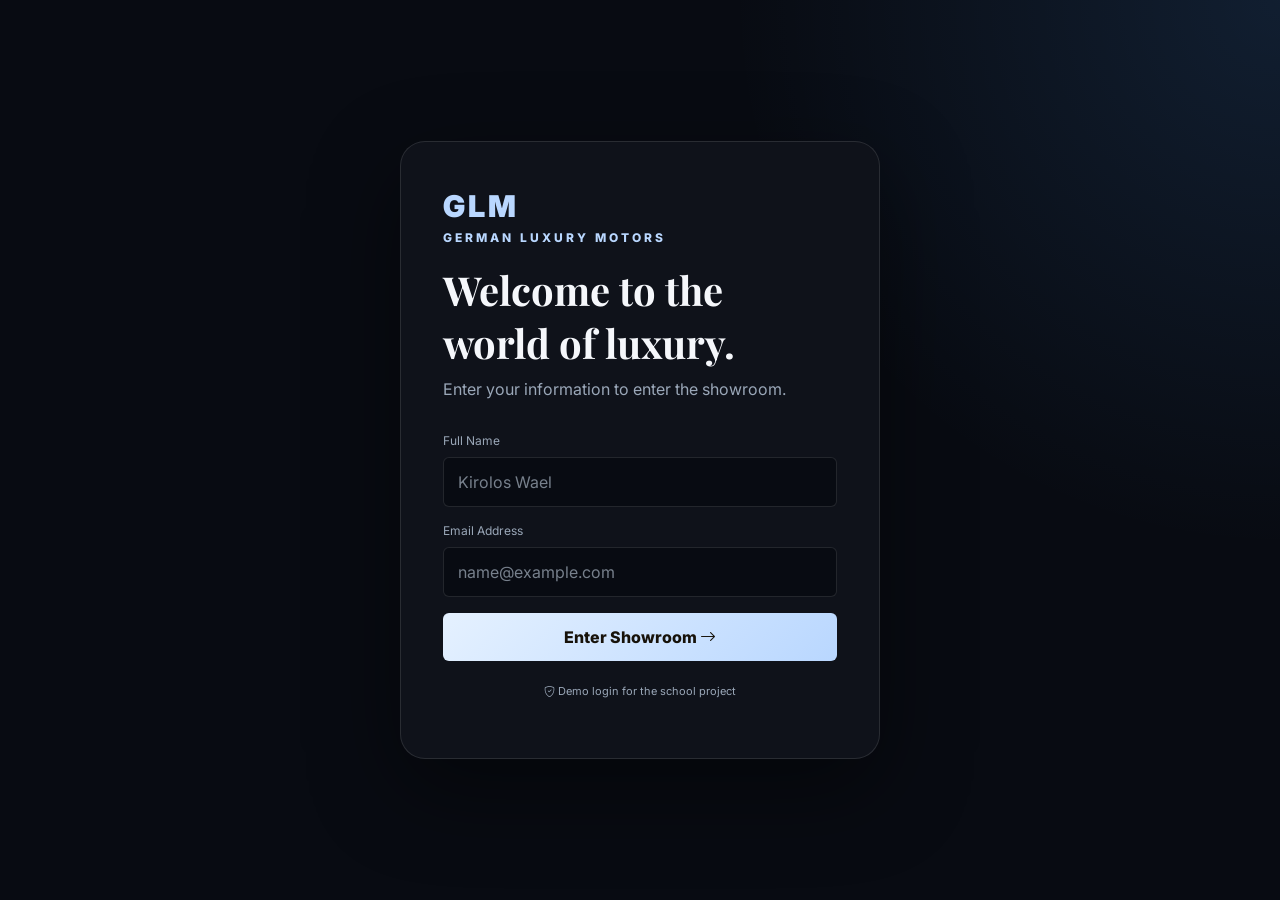
<file: index.html>
<!DOCTYPE html>
<html lang="en">

<head>
  <meta charset="UTF-8">
  <meta name="viewport" content="width=device-width, initial-scale=1.0">
  <title>GLM | Login</title>
  <link href="https://cdn.jsdelivr.net/npm/bootstrap@5.3.3/dist/css/bootstrap.min.css" rel="stylesheet">
  <link rel="stylesheet" href="https://cdn.jsdelivr.net/npm/bootstrap-icons@1.11.3/font/bootstrap-icons.min.css">
  <link rel="stylesheet" href="style.css">
</head>

<body class="login-page">
  <div class="login-card">
    <div class="fake-logo">GLM</div>
    <p class="eyebrow">GERMAN LUXURY MOTORS</p>
    <h1>Welcome to the world of luxury.</h1>
    <p class="muted">Enter your information to enter the showroom.</p>

    <form onsubmit="loginUser(event)">
      <label for="name">Full Name</label>
      <input id="name" class="form-control luxury-input" type="text" placeholder="Kirolos Wael" required>

      <label for="email">Email Address</label>
      <input id="email" class="form-control luxury-input" type="email" placeholder="name@example.com" required>

      <button class="btn luxury-btn w-100 mt-3" type="submit">
        Enter Showroom <i class="bi bi-arrow-right"></i>
      </button>
    </form>

    <p class="small-note"><i class="bi bi-shield-check"></i> Demo login for the school project</p>
  </div>
  <script src="script.js"></script>
</body>

</html>
</file>
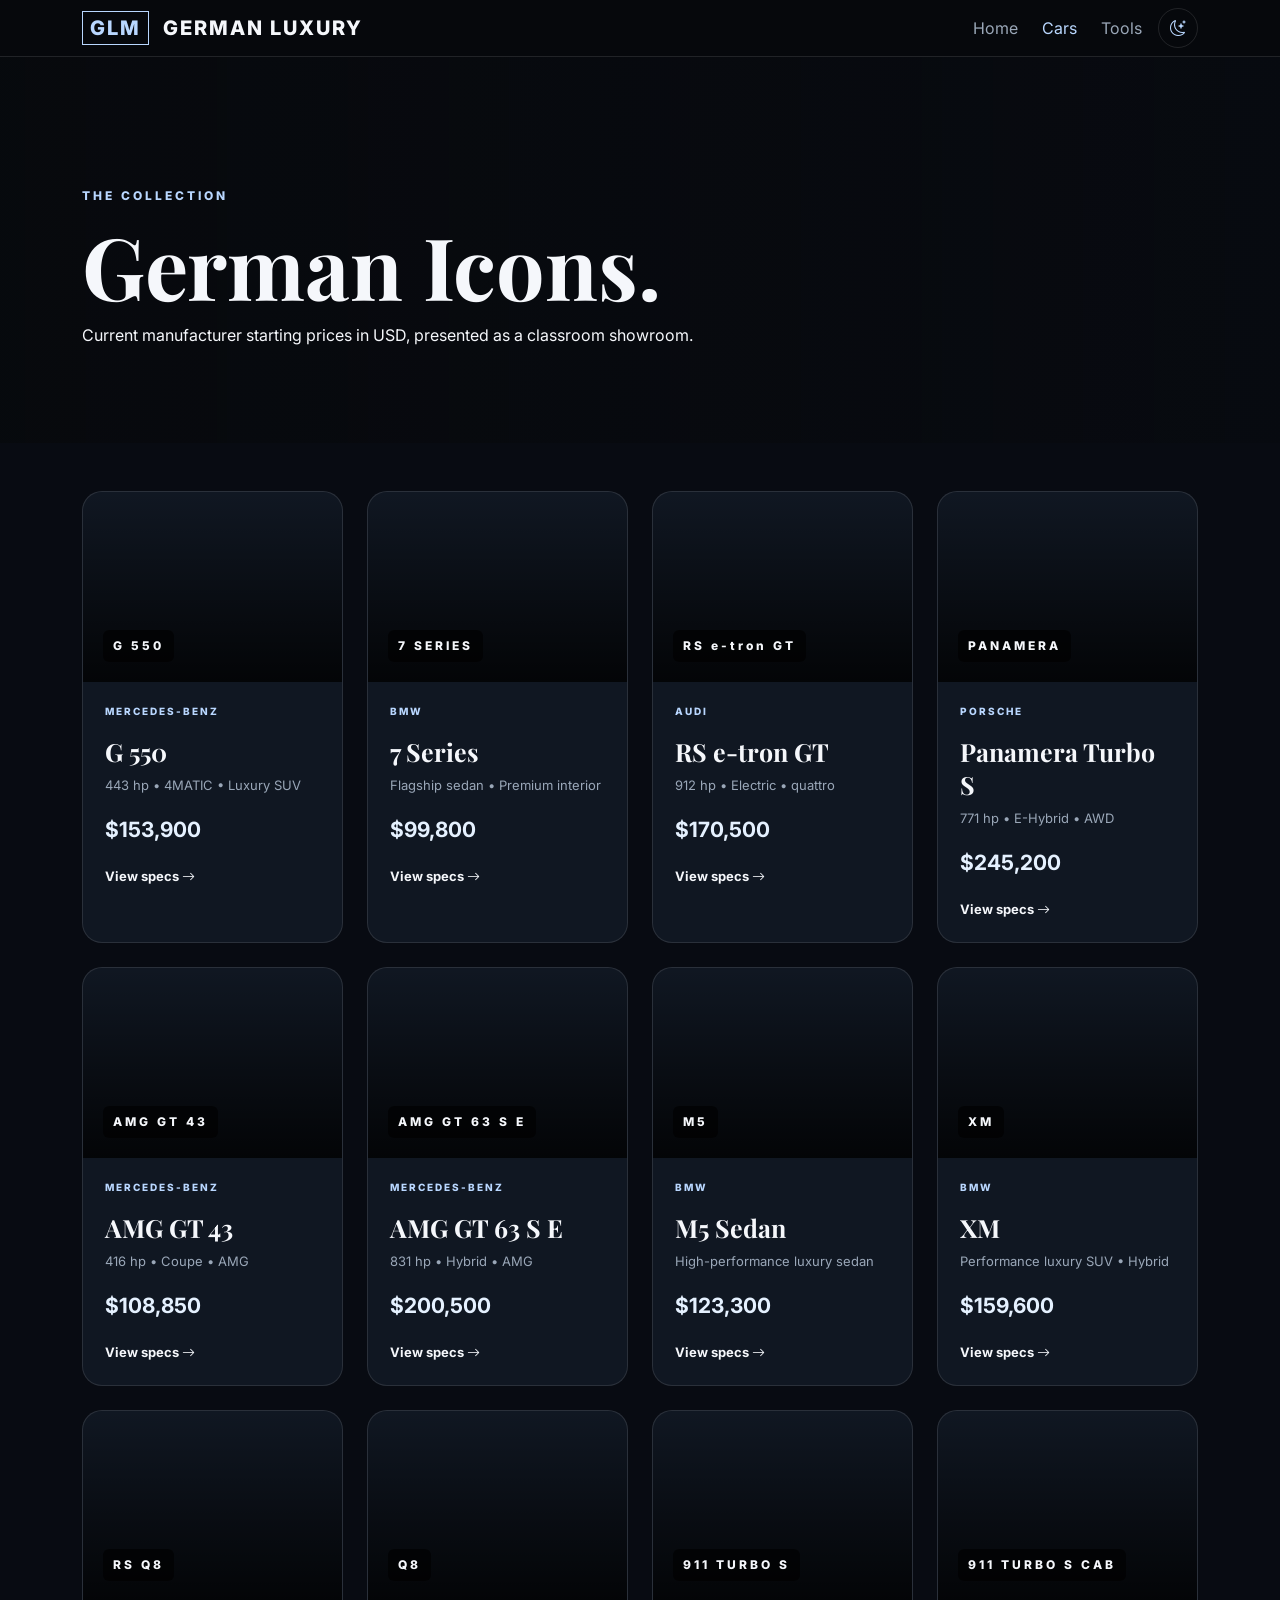
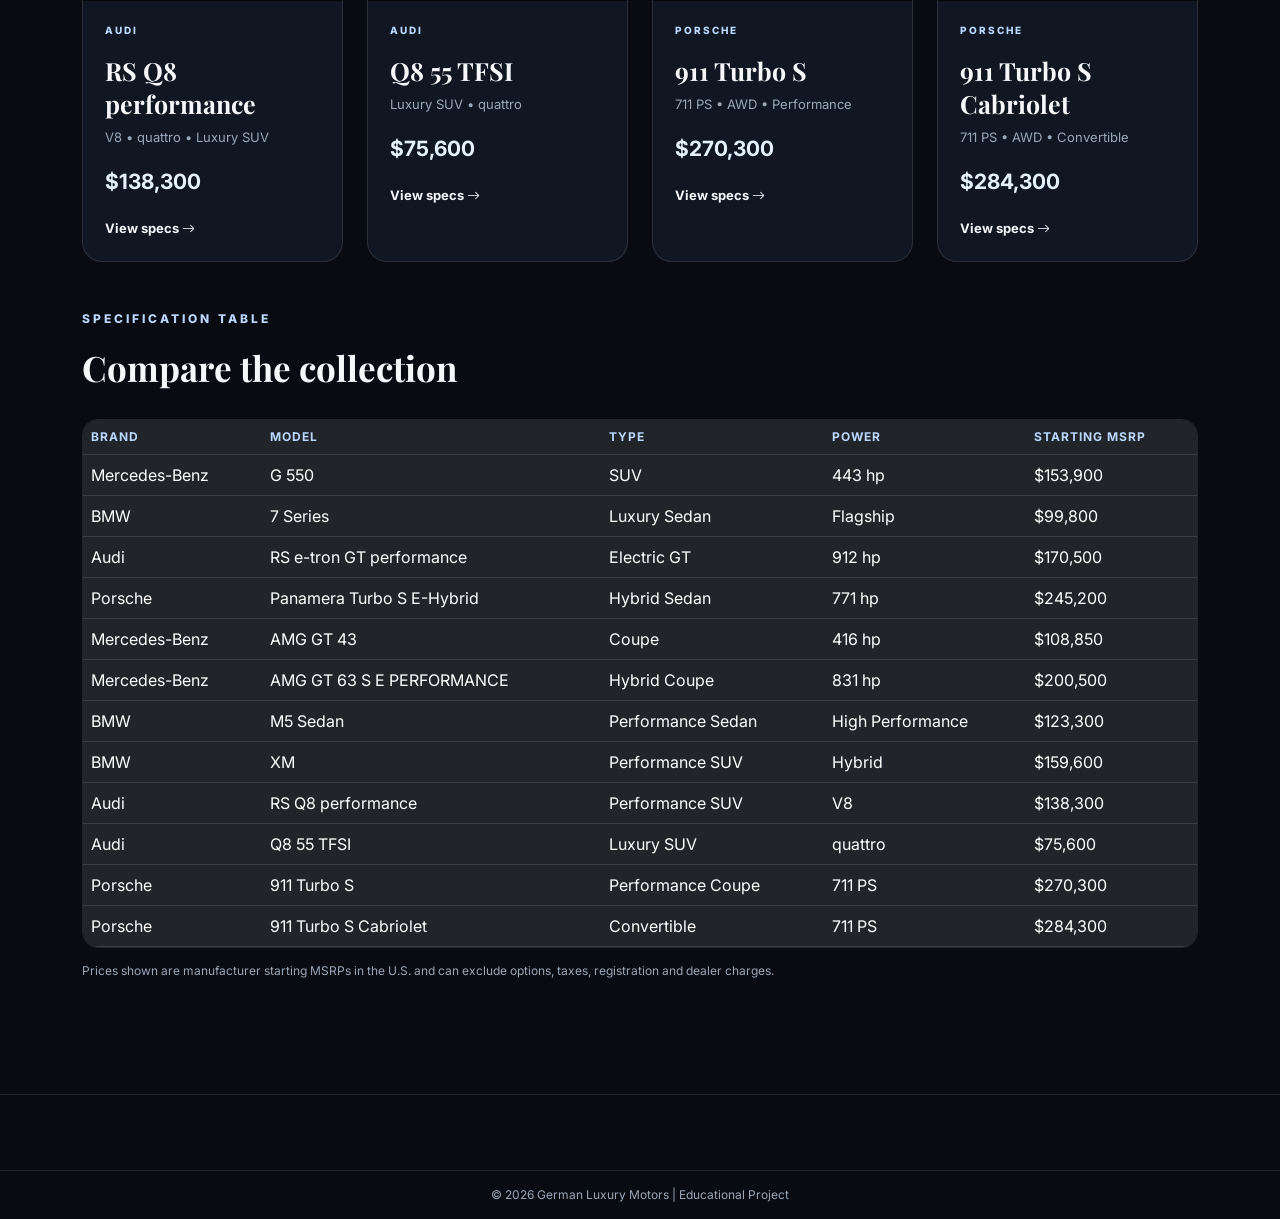
<file: cars.html>
<!DOCTYPE html>
<html lang="en">

<head>
  <meta charset="UTF-8">
  <meta name="viewport" content="width=device-width, initial-scale=1.0">
  <title>GLM | Cars</title>
  <link href="https://cdn.jsdelivr.net/npm/bootstrap@5.3.3/dist/css/bootstrap.min.css" rel="stylesheet">
  <link rel="stylesheet" href="https://cdn.jsdelivr.net/npm/bootstrap-icons@1.11.3/font/bootstrap-icons.min.css">
  <link rel="stylesheet" href="style.css">
</head>

<body>
  <nav class="navbar navbar-expand-lg luxury-nav sticky-top">
    <div class="container">
      <a class="navbar-brand brand" href="index.html"><span>GLM</span> GERMAN LUXURY</a>
      <button class="navbar-toggler" type="button" data-bs-toggle="collapse" data-bs-target="#nav"><i
          class="bi bi-list"></i></button>
      <div class="collapse navbar-collapse" id="nav">
        <ul class="navbar-nav ms-auto align-items-lg-center gap-lg-2">
          <li class="nav-item"><a class="nav-link" href="index.html">Home</a></li>
          <li class="nav-item"><a class="nav-link active" href="cars.html">Cars</a></li>
          <li class="nav-item"><a class="nav-link" href="index.html#tools">Tools</a></li>
          <li class="nav-item"><button class="mode-btn" onclick="toggleMode()"><i id="modeIcon"
                class="bi bi-moon-stars"></i></button></li>
        </ul>
      </div>
    </div>
  </nav>

  <section class="cars-hero">
    <div class="container">
      <p class="eyebrow">THE COLLECTION</p>
      <h1>German Icons.</h1>
      <p>Current manufacturer starting prices in USD, presented as a classroom showroom.</p>
    </div>
  </section>

  <section class="container py-5">
    <div class="row g-4">
      <div class="col-md-6 col-xl-3">
        <article class="car-card">
          <div class="car-image mercedes"><span>G 550</span></div>
          <div class="car-body">
            <p class="brand-tag">MERCEDES-BENZ</p>
            <h2>G 550</h2>
            <p>443 hp • 4MATIC • Luxury SUV</p><strong>$153,900</strong><a href="#table" class="card-link">View specs <i
                class="bi bi-arrow-right"></i></a>
          </div>
        </article>
      </div>
      <div class="col-md-6 col-xl-3">
        <article class="car-card">
          <div class="car-image bmw"><span>7 SERIES</span></div>
          <div class="car-body">
            <p class="brand-tag">BMW</p>
            <h2>7 Series</h2>
            <p>Flagship sedan • Premium interior</p><strong>$99,800</strong><a href="#table" class="card-link">View
              specs <i class="bi bi-arrow-right"></i></a>
          </div>
        </article>
      </div>
      <div class="col-md-6 col-xl-3">
        <article class="car-card">
          <div class="car-image audi"><span>RS e-tron GT</span></div>
          <div class="car-body">
            <p class="brand-tag">AUDI</p>
            <h2>RS e-tron GT</h2>
            <p>912 hp • Electric • quattro</p><strong>$170,500</strong><a href="#table" class="card-link">View specs <i
                class="bi bi-arrow-right"></i></a>
          </div>
        </article>
      </div>
      <div class="col-md-6 col-xl-3">
        <article class="car-card">
          <div class="car-image porsche"><span>PANAMERA</span></div>
          <div class="car-body">
            <p class="brand-tag">PORSCHE</p>
            <h2>Panamera Turbo S</h2>
            <p>771 hp • E-Hybrid • AWD</p><strong>$245,200</strong><a href="#table" class="card-link">View specs <i
                class="bi bi-arrow-right"></i></a>
          </div>
        </article>
      </div>
      <div class="col-md-6 col-xl-3">
        <article class="car-card">
          <div class="car-image mercedes"><span>AMG GT 43</span></div>
          <div class="car-body">
            <p class="brand-tag">MERCEDES-BENZ</p>
            <h2>AMG GT 43</h2>
            <p>416 hp • Coupe • AMG</p><strong>$108,850</strong><a href="#table" class="card-link">View specs <i
                class="bi bi-arrow-right"></i></a>
          </div>
        </article>
      </div>
      <div class="col-md-6 col-xl-3">
        <article class="car-card">
          <div class="car-image mercedes"><span>AMG GT 63 S E</span></div>
          <div class="car-body">
            <p class="brand-tag">MERCEDES-BENZ</p>
            <h2>AMG GT 63 S E</h2>
            <p>831 hp • Hybrid • AMG</p><strong>$200,500</strong><a href="#table" class="card-link">View specs <i
                class="bi bi-arrow-right"></i></a>
          </div>
        </article>
      </div>
      <div class="col-md-6 col-xl-3">
        <article class="car-card">
          <div class="car-image bmw"><span>M5</span></div>
          <div class="car-body">
            <p class="brand-tag">BMW</p>
            <h2>M5 Sedan</h2>
            <p>High-performance luxury sedan</p><strong>$123,300</strong><a href="#table" class="card-link">View specs
              <i class="bi bi-arrow-right"></i></a>
          </div>
        </article>
      </div>
      <div class="col-md-6 col-xl-3">
        <article class="car-card">
          <div class="car-image bmw"><span>XM</span></div>
          <div class="car-body">
            <p class="brand-tag">BMW</p>
            <h2>XM</h2>
            <p>Performance luxury SUV • Hybrid</p><strong>$159,600</strong><a href="#table" class="card-link">View specs
              <i class="bi bi-arrow-right"></i></a>
          </div>
        </article>
      </div>
      <div class="col-md-6 col-xl-3">
        <article class="car-card">
          <div class="car-image audi"><span>RS Q8</span></div>
          <div class="car-body">
            <p class="brand-tag">AUDI</p>
            <h2>RS Q8 performance</h2>
            <p>V8 • quattro • Luxury SUV</p><strong>$138,300</strong><a href="#table" class="card-link">View specs <i
                class="bi bi-arrow-right"></i></a>
          </div>
        </article>
      </div>
      <div class="col-md-6 col-xl-3">
        <article class="car-card">
          <div class="car-image audi"><span>Q8</span></div>
          <div class="car-body">
            <p class="brand-tag">AUDI</p>
            <h2>Q8 55 TFSI</h2>
            <p>Luxury SUV • quattro</p><strong>$75,600</strong><a href="#table" class="card-link">View specs <i
                class="bi bi-arrow-right"></i></a>
          </div>
        </article>
      </div>
      <div class="col-md-6 col-xl-3">
        <article class="car-card">
          <div class="car-image porsche"><span>911 TURBO S</span></div>
          <div class="car-body">
            <p class="brand-tag">PORSCHE</p>
            <h2>911 Turbo S</h2>
            <p>711 PS • AWD • Performance</p><strong>$270,300</strong><a href="#table" class="card-link">View specs <i
                class="bi bi-arrow-right"></i></a>
          </div>
        </article>
      </div>
      <div class="col-md-6 col-xl-3">
        <article class="car-card">
          <div class="car-image porsche"><span>911 TURBO S CAB</span></div>
          <div class="car-body">
            <p class="brand-tag">PORSCHE</p>
            <h2>911 Turbo S Cabriolet</h2>
            <p>711 PS • AWD • Convertible</p><strong>$284,300</strong><a href="#table" class="card-link">View specs <i
                class="bi bi-arrow-right"></i></a>
          </div>
        </article>
      </div>
    </div>

    <div id="table" class="mt-5">
      <div class="section-title">
        <p class="eyebrow">SPECIFICATION TABLE</p>
        <h2>Compare the collection</h2>
      </div>
      <div class="table-responsive luxury-table">
        <table class="table table-dark table-hover align-middle">
          <thead>
            <tr>
              <th>Brand</th>
              <th>Model</th>
              <th>Type</th>
              <th>Power</th>
              <th>Starting MSRP</th>
            </tr>
          </thead>
          <tbody>
            <tr>
              <td>Mercedes-Benz</td>
              <td>G 550</td>
              <td>SUV</td>
              <td>443 hp</td>
              <td>$153,900</td>
            </tr>
            <tr>
              <td>BMW</td>
              <td>7 Series</td>
              <td>Luxury Sedan</td>
              <td>Flagship</td>
              <td>$99,800</td>
            </tr>
            <tr>
              <td>Audi</td>
              <td>RS e-tron GT performance</td>
              <td>Electric GT</td>
              <td>912 hp</td>
              <td>$170,500</td>
            </tr>
            <tr>
              <td>Porsche</td>
              <td>Panamera Turbo S E-Hybrid</td>
              <td>Hybrid Sedan</td>
              <td>771 hp</td>
              <td>$245,200</td>
            </tr>
            <tr>
              <td>Mercedes-Benz</td>
              <td>AMG GT 43</td>
              <td>Coupe</td>
              <td>416 hp</td>
              <td>$108,850</td>
            </tr>
            <tr>
              <td>Mercedes-Benz</td>
              <td>AMG GT 63 S E PERFORMANCE</td>
              <td>Hybrid Coupe</td>
              <td>831 hp</td>
              <td>$200,500</td>
            </tr>
            <tr>
              <td>BMW</td>
              <td>M5 Sedan</td>
              <td>Performance Sedan</td>
              <td>High Performance</td>
              <td>$123,300</td>
            </tr>
            <tr>
              <td>BMW</td>
              <td>XM</td>
              <td>Performance SUV</td>
              <td>Hybrid</td>
              <td>$159,600</td>
            </tr>
            <tr>
              <td>Audi</td>
              <td>RS Q8 performance</td>
              <td>Performance SUV</td>
              <td>V8</td>
              <td>$138,300</td>
            </tr>
            <tr>
              <td>Audi</td>
              <td>Q8 55 TFSI</td>
              <td>Luxury SUV</td>
              <td>quattro</td>
              <td>$75,600</td>
            </tr>
            <tr>
              <td>Porsche</td>
              <td>911 Turbo S</td>
              <td>Performance Coupe</td>
              <td>711 PS</td>
              <td>$270,300</td>
            </tr>
            <tr>
              <td>Porsche</td>
              <td>911 Turbo S Cabriolet</td>
              <td>Convertible</td>
              <td>711 PS</td>
              <td>$284,300</td>
            </tr>
          </tbody>
        </table>
      </div>
      <p class="source-note">Prices shown are manufacturer starting MSRPs in the U.S. and can exclude options, taxes,
        registration and dealer charges.</p>
    </div>
  </section>

  <footer>
    <div class="copyright">© 2026 German Luxury Motors | Educational Project</div>
  </footer>
  <script src="https://cdn.jsdelivr.net/npm/bootstrap@5.3.3/dist/js/bootstrap.bundle.min.js"></script>
  <script src="script.js"></script>
</body>

</html>
</file>
<file: style.css>
@import url('https://fonts.googleapis.com/css2?family=Inter:wght@400;500;600;700;800&family=Playfair+Display:wght@600;700&display=swap');

:root {
  --bg: #080b12;
  --panel: #101722;
  --panel2: #172131;
  --text: #f5f7fb;
  --muted: #9aa7b8;
  --gold: #b9d7ff;
  --gold2: #e5f1ff;
  --accent: #4ea1ff;
  --line: rgba(255, 255, 255, .11);
}

* {
  box-sizing: border-box
}

body {
  margin: 0;
  background: var(--bg);
  color: var(--text);
  font-family: Inter, Arial, sans-serif;
  transition: .35s
}

body.light {
  --bg: #f4f4f1;
  --panel: #fff;
  --panel2: #e9e9e5;
  --text: #15171b;
  --muted: #606771;
  --line: rgba(0, 0, 0, .1)
}

a {
  text-decoration: none
}

.luxury-nav {
  background: rgba(7, 9, 13, .92);
  border-bottom: 1px solid var(--line);
  backdrop-filter: blur(12px)
}

body.light .luxury-nav {
  background: rgba(244, 244, 241, .92)
}

.brand {
  font-weight: 800;
  letter-spacing: 2px;
  color: var(--text) !important
}

.brand span,
.fake-logo {
  color: var(--gold)
}

.brand span {
  border: 1px solid var(--gold);
  padding: 4px 7px;
  margin-right: 8px
}

.nav-link {
  color: var(--muted) !important
}

.nav-link:hover,
.nav-link.active {
  color: var(--gold) !important
}

.mode-btn {
  border: 1px solid var(--line);
  background: transparent;
  color: var(--gold);
  border-radius: 50%;
  width: 40px;
  height: 40px
}

.navbar-toggler {
  color: var(--gold);
  border-color: var(--line)
}

.hero {
  min-height: 650px;
  display: flex;
  align-items: center;
  background: linear-gradient(90deg, rgba(5, 7, 10, .98), rgba(5, 7, 10, .7), rgba(5, 7, 10, .2)), url('https://images.unsplash.com/photo-1618843479313-40f8afb4b4d8?auto=format&fit=crop&w=1800&q=85') center/cover
}

.hero-content {
  max-width: 850px
}

.hero h1,
.cars-hero h1 {
  font: 700 clamp(45px, 7vw, 86px) 'Playfair Display', serif;
  line-height: 1.05;
  margin: 12px 0
}

.hero p:not(.eyebrow) {
  font-size: 18px;
  color: #c5cad2;
  max-width: 650px;
  line-height: 1.8
}

.eyebrow {
  color: var(--gold);
  letter-spacing: 3px;
  font-size: 12px;
  font-weight: 800
}

.luxury-btn {
  background: linear-gradient(135deg, var(--gold2), var(--gold));
  border: 0;
  color: #17120a;
  font-weight: 800;
  padding: 12px 22px;
  transition: .3s
}

.luxury-btn:hover {
  transform: translateY(-3px);
  box-shadow: 0 12px 35px rgba(78, 161, 255, .2)
}

.section-title {
  margin-bottom: 28px
}

.section-title h2 {
  font: 700 35px 'Playfair Display', serif
}

.brand-card,
.tool-card {
  background: linear-gradient(145deg, var(--panel), var(--panel2));
  border: 1px solid var(--line);
  border-radius: 20px;
  padding: 28px;
  transition: .35s
}

.brand-card:hover {
  transform: translateY(-8px);
  border-color: rgba(78, 161, 255, .55)
}

.brand-card i {
  color: var(--gold);
  font-size: 25px
}

.brand-card h3 {
  font-size: 20px;
  margin-top: 20px
}

.brand-card p,
.muted {
  color: var(--muted)
}

.tools-section {
  background: linear-gradient(180deg, transparent, rgba(78, 161, 255, .04), transparent)
}

.tool-head {
  display: flex;
  justify-content: space-between;
  margin-bottom: 20px;
  font-weight: 800
}

.tool-head i {
  color: var(--gold);
  margin-right: 8px
}

.tool-head small {
  color: var(--muted)
}

.luxury-input {
  background: var(--bg) !important;
  color: var(--text) !important;
  border: 1px solid var(--line) !important;
  padding: 12px 14px
}

.luxury-input::placeholder {
  color: #77808c
}

.luxury-input:focus {
  border-color: var(--gold) !important;
  box-shadow: 0 0 0 .2rem rgba(78, 161, 255, .12) !important
}

.calc-btn {
  width: 55px;
  height: 50px;
  border-radius: 12px;
  border: 1px solid var(--line);
  background: var(--panel2);
  color: var(--gold);
  font-size: 22px;
  font-weight: 800;
  transition: .25s
}

.calc-btn:hover {
  transform: scale(1.08);
  background: var(--gold);
  color: #111
}

.result-box {
  margin-top: 18px;
  padding: 17px;
  border: 1px dashed rgba(78, 161, 255, .45);
  border-radius: 12px;
  color: var(--gold2);
  font-weight: 700
}

.grade-note {
  color: var(--muted);
  font-size: 12px;
  margin-top: 12px
}

.shape-stage {
  height: 190px;
  display: flex;
  align-items: center;
  justify-content: center
}

.shape {
  width: 90px;
  height: 90px;
  background: linear-gradient(135deg, var(--gold2), var(--gold));
  border-radius: 10px;
  transition: .5s;
  box-shadow: 0 15px 40px rgba(78, 161, 255, .2)
}

.shape.circle {
  border-radius: 50%
}

.shape.grow {
  transform: scale(1.55)
}

.luxury-table {
  border: 1px solid var(--line);
  border-radius: 16px;
  overflow: hidden
}

.table {
  margin: 0
}

.table th {
  color: var(--gold);
  font-size: 12px;
  text-transform: uppercase;
  letter-spacing: 1px
}

.table td,
.table th {
  border-color: var(--line) !important
}

.cars-hero {
  padding: 130px 0 80px;
  background: linear-gradient(90deg, rgba(7, 9, 13, .95), rgba(7, 9, 13, .45)), url('https://images.unsplash.com/photo-1555215695-3004980ad54e?auto=format&fit=crop&w=1800&q=85') center/cover
}

.car-card {
  height: 100%;
  background: var(--panel);
  border: 1px solid var(--line);
  border-radius: 20px;
  overflow: hidden;
  transition: .35s
}

.car-card:hover {
  transform: translateY(-10px);
  box-shadow: 0 25px 60px rgba(0, 0, 0, .35);
  border-color: rgba(78, 161, 255, .5)
}

.car-image {
  height: 190px;
  display: flex;
  align-items: end;
  padding: 20px;
  background-size: cover;
  background-position: center
}

.car-image span {
  font-size: 12px;
  letter-spacing: 3px;
  font-weight: 800;
  background: rgba(0, 0, 0, .65);
  padding: 7px 10px;
  border-radius: 6px
}

.mercedes {
  background-image: linear-gradient(transparent, rgba(0, 0, 0, .8)), url('https://images.unsplash.com/photo-1618843479619-f3d0a8f9d1d9?auto=format&fit=crop&w=900&q=80')
}

.bmw {
  background-image: linear-gradient(transparent, rgba(0, 0, 0, .8)), url('https://images.unsplash.com/photo-1555215695-3004980ad54e?auto=format&fit=crop&w=900&q=80')
}

.audi {
  background-image: linear-gradient(transparent, rgba(0, 0, 0, .8)), url('https://images.unsplash.com/photo-1606664515524-ed2f786a0bd6?auto=format&fit=crop&w=900&q=80')
}

.porsche {
  background-image: linear-gradient(transparent, rgba(0, 0, 0, .8)), url('https://images.unsplash.com/photo-1503376780353-7e6692767b70?auto=format&fit=crop&w=900&q=80')
}

.car-body {
  padding: 22px
}

.brand-tag {
  font-size: 10px;
  letter-spacing: 2px;
  color: var(--gold);
  font-weight: 800
}

.car-body h2 {
  font: 700 25px 'Playfair Display', serif
}

.car-body p:not(.brand-tag) {
  color: var(--muted);
  font-size: 13px
}

.car-body strong {
  display: block;
  color: var(--gold2);
  font-size: 21px;
  margin: 18px 0
}

.card-link {
  color: var(--text);
  font-size: 13px;
  font-weight: 700
}

.card-link:hover {
  color: var(--gold)
}

.source-note {
  color: var(--muted);
  font-size: 12px;
  margin-top: 14px
}

footer {
  margin-top: 50px;
  border-top: 1px solid var(--line);
  padding: 45px 0 15px;
  color: var(--muted)
}

.footer-grid {
  display: grid;
  grid-template-columns: 2fr 1fr 1fr;
  gap: 30px
}

.footer-grid h5 {
  color: var(--text)
}

.fake-logo {
  font-size: 30px;
  font-weight: 900;
  letter-spacing: 3px
}

.copyright {
  text-align: center;
  border-top: 1px solid var(--line);
  margin-top: 30px;
  padding-top: 15px;
  font-size: 12px
}

.login-page {
  min-height: 100vh;
  display: flex;
  align-items: center;
  justify-content: center;
  padding: 25px;
  background: radial-gradient(circle at top right, rgba(78, 161, 255, .13), transparent 35%), var(--bg)
}

.login-card {
  width: min(480px, 100%);
  padding: 42px;
  background: rgba(16, 20, 27, .94);
  border: 1px solid var(--line);
  border-radius: 25px;
  box-shadow: 0 30px 90px rgba(0, 0, 0, .45)
}

.login-card h1 {
  font: 700 40px 'Playfair Display', serif
}

.login-card label {
  font-size: 12px;
  color: var(--muted);
  margin: 15px 0 7px
}

.small-note {
  color: var(--muted);
  font-size: 11px;
  text-align: center;
  margin-top: 22px
}

@media(max-width:768px) {
  .hero {
    min-height: 600px
  }

  .footer-grid {
    grid-template-columns: 1fr
  }

  .hero h1,
  .cars-hero h1 {
    font-size: 48px
  }
}

.car-reveal {
  position: absolute;
  width: min(520px, 80%);
  opacity: 0;
  transform: translateY(35px) scale(.82);
  pointer-events: none;
  transition: opacity .7s ease, transform .8s cubic-bezier(.2, .8, .2, 1)
}

.car-reveal img {
  width: 100%;
  display: block;
  border-radius: 18px;
  filter: saturate(.9) contrast(1.05);
  box-shadow: 0 25px 80px rgba(0, 0, 0, .55)
}

.car-reveal.show {
  opacity: 1;
  transform: translateY(0) scale(1)
}

.car-reveal .car-glow {
  position: absolute;
  inset: 30% 10% 0;
  background: rgba(78, 161, 255, .15);
  filter: blur(35px);
  border-radius: 50%
}

.random-car-tool {
  overflow: hidden;
  position: relative
}

.random-car-stage {
  min-height: 330px;
  margin: 10px 0 25px;
  border: 1px solid var(--line);
  border-radius: 22px;
  background: radial-gradient(circle at center, rgba(78, 161, 255, .10), transparent 62%), linear-gradient(145deg, var(--panel2), var(--panel));
  display: flex;
  align-items: center;
  justify-content: center;
  overflow: hidden
}

.random-placeholder {
  text-align: center;
  padding: 40px;
  color: var(--muted)
}

.random-placeholder i {
  font-size: 58px;
  color: var(--accent);
  filter: drop-shadow(0 10px 25px rgba(78, 161, 255, .25))
}

.random-placeholder h3 {
  margin: 18px 0 8px;
  color: var(--text);
  font: 700 27px 'Playfair Display', serif
}

.random-placeholder p {
  max-width: 520px;
  margin: auto
}

.random-car-result {
  width: min(850px, 92%);
  display: grid;
  grid-template-columns: 1.2fr 1fr;
  gap: 30px;
  align-items: center;
  opacity: 0;
  transform: translateY(35px) scale(.96);
  transition: .7s cubic-bezier(.2, .8, .2, 1);
  position: relative
}

.random-car-result.show {
  opacity: 1;
  transform: translateY(0) scale(1)
}

.random-car-result img {
  width: 100%;
  height: 250px;
  object-fit: cover;
  border-radius: 18px;
  box-shadow: 0 25px 70px rgba(0, 0, 0, .5);
  border: 1px solid rgba(255, 255, 255, .08)
}

.random-car-info h3 {
  font: 700 36px 'Playfair Display', serif;
  margin: 8px 0
}

.random-car-info p:not(.eyebrow) {
  color: var(--muted);
  line-height: 1.7
}

.random-car-info strong {
  font-size: 27px;
  color: var(--gold2)
}

.random-btn {
  min-width: 250px;
  box-shadow: 0 12px 35px rgba(78, 161, 255, .18)
}

@media(max-width:768px) {
  .random-car-result {
    grid-template-columns: 1fr
  }

  .random-car-result img {
    height: 210px
  }

  .random-car-info {
    text-align: center
  }

  .random-car-info h3 {
    font-size: 30px
  }
}

.brand-finder {
  border-color: rgba(78, 161, 255, .22)
}

.brand-result {
  margin-top: 20px;
  padding: 22px;
  border: 1px dashed rgba(78, 161, 255, .35);
  border-radius: 16px;
  background: rgba(78, 161, 255, .035);
  color: var(--muted);
  min-height: 70px;
  display: flex;
  align-items: center;
  justify-content: center;
  flex-direction: column;
  text-align: center;
  gap: 10px
}

.brand-result>i {
  font-size: 25px;
  color: var(--gold)
}

.brand-result-show {
  animation: brandReveal .55s ease both
}

.brand-result-title {
  width: 100%;
  display: flex;
  align-items: center;
  justify-content: space-between;
  color: var(--text);
  font-size: 22px;
  font-weight: 800
}

.brand-result-title i {
  color: var(--gold);
  font-size: 20px
}

.brand-result-grid {
  width: 100%;
  display: grid;
  grid-template-columns: repeat(3, 1fr);
  gap: 12px;
  margin-top: 8px
}

.brand-result-grid>div {
  padding: 16px;
  border: 1px solid var(--line);
  border-radius: 13px;
  background: var(--panel)
}

.brand-result-grid small {
  display: block;
  color: var(--muted);
  font-size: 11px;
  text-transform: uppercase;
  letter-spacing: 1px;
  margin-bottom: 7px
}

.brand-result-grid strong {
  display: block;
  color: var(--text);
  font-size: 14px;
  line-height: 1.5
}

@keyframes brandReveal {
  from {
    opacity: 0;
    transform: translateY(12px)
  }

  to {
    opacity: 1;
    transform: translateY(0)
  }
}

@media(max-width:768px) {
  .brand-result-grid {
    grid-template-columns: 1fr
  }

  .brand-result-title {
    font-size: 20px
  }
}

/* Centered calculator and grade checker */
.calculator-center {
  display: flex;
  flex-direction: column;
  align-items: center;
  gap: 24px;
}

.calculator-box,
.grade-center {
  width: min(760px, 100%);
}

.calculator-box .tool-card,
.grade-center .tool-card {
  width: 100%;
}

.calculator-box .d-flex {
  justify-content: center;
}
</file>
